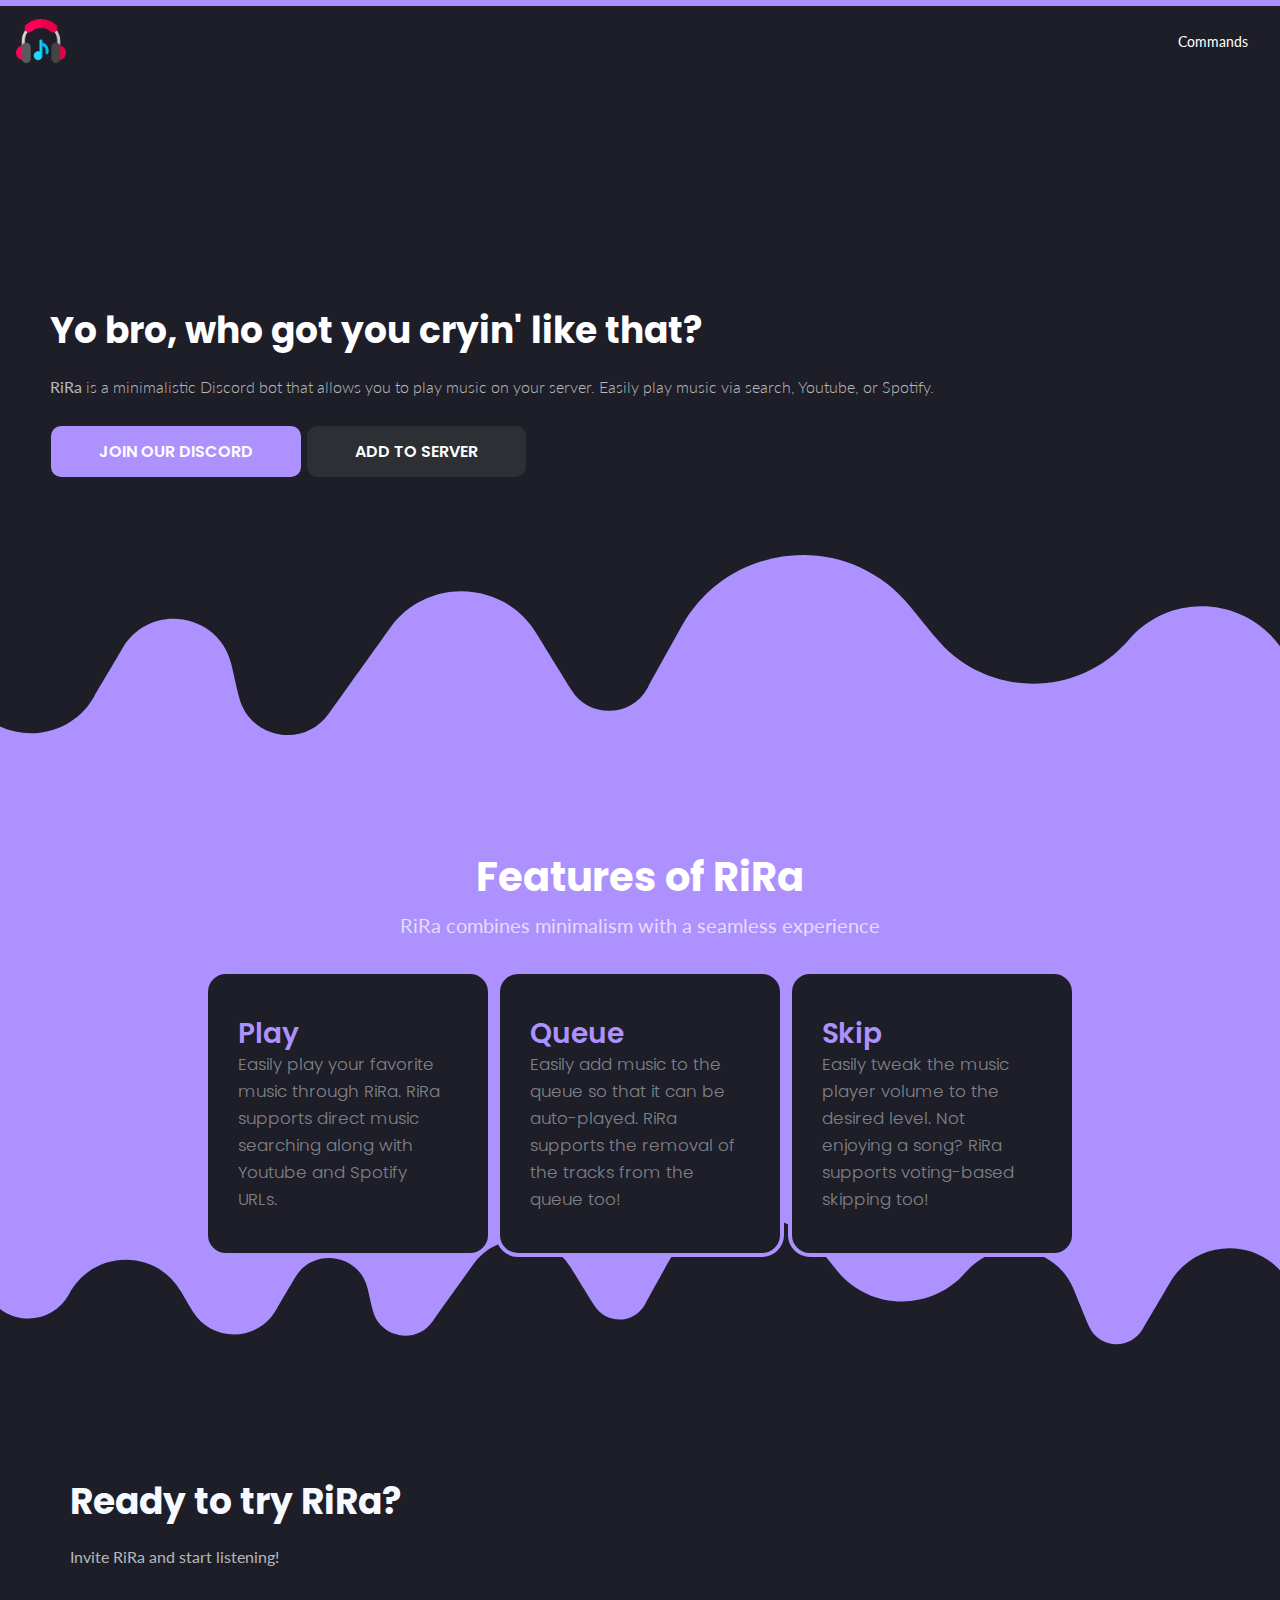
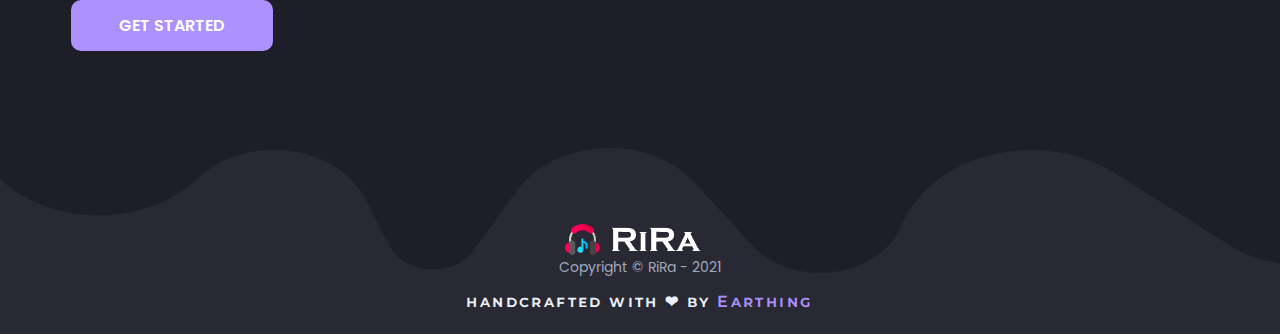
<file: index.html>
<!DOCTYPE html>
<html lang="en">
<head>
    <meta charset="UTF-8">
    <meta name="viewport" content="width=device-width, initial-scale=1, shrink-to-fit=no">
    <link rel="stylesheet" href="css/bootstrap.min.css">
    <link rel="stylesheet" href="css/main.css">
    <link rel="stylesheet" href="css/now-ui-kit.css">
    <link href="https://fonts.googleapis.com/css?family=Poppins:300,400,600,700,800,900&display=swap" rel="stylesheet">
    <link href="https://fonts.googleapis.com/css?family=Montserrat:400,600,700,800,900&display=swap" rel="stylesheet">
    <link href="https://fonts.googleapis.com/css?family=Lato:300,400,600,700,800,900&display=swap" rel="stylesheet">
    
    <title>RiRa - Minimalistic Discord Music Bot</title>
    <link href="https://i.imgur.com/n1guxrV.png" rel="icon">
    
    <meta name="description" content="RiRa is a minimalistic Discord bot that allows you to play music on your server. Easily play music via search, Youtube, or Spotify.">
    <meta name="keywords" content="discord, discord bot, discord music bot, rira bot, rira, apratim, apratim shukla, earthing, apratimshukla6, owasp vitcc, owasp discord">
    <meta name="author" content="Apratim Shukla">
</head>
<body>
<nav class="navbar navbar-expand-lg bg-transparent">
    <button class="navbar-toggler" type="button" data-toggle="collapse" data-target="#navbarSupportedContent" aria-controls="navbarSupportedContent" aria-expanded="false" aria-label="Toggle navigation">
        <img src="assets/menuIcon.svg" width="20px" height="20px" style="max-width: none !important;">
    </button>
    <img src="assets/rira-logo-big.png" width="50" height="50">
    <div class="collapse navbar-collapse" id="navbarSupportedContent" style="margin-left: 20px !important">
        <ul class="navbar-nav mr-auto">
        </ul>
        <div class="nav-item">
            <a class="nav-link" href="https://github.com/apratimshukla6/RiRa" target="_blank">Commands</a>
        </div>
    </div>
</nav>
<div class="heading">
    <h1 class="display-5 title">Yo bro, who got you cryin' like that?</h1>
    <p class="subtitle"><b>RiRa</b> is a minimalistic Discord bot that allows you to play music on your server. Easily play music via search, Youtube, or Spotify.</p>
    <a class="btn btn-primary btn-lg" href="https://discord.com/invite/aMgWPApkyS" target="_blank" role="button">Join our Discord</a>
    <a class="btn btn-secondary btn-lg" href="https://discord.com/api/oauth2/authorize?client_id=716229807586934836&permissions=0&scope=bot" target="_blank" role="button">Add to server</a>
    <br /><br /><br /><br /><br /><br />
</div>
<div class="features">
    <div class="title">Features of RiRa</div>
    <div class="subtitle">RiRa combines minimalism with a seamless experience</div>
    <div class="cards">
        <div class="card" style="width: 18rem;">
        <div class="card-body">
            <h5 class="card-title">Play</h5>
            <p class="card-text">Easily play your favorite music through RiRa. RiRa supports direct music searching along with Youtube and Spotify URLs.</p>
        </div>
    </div>
        <div class="card" style="width: 18rem;">
            <div class="card-body">
                <h5 class="card-title">Queue</h5>
                <p class="card-text">Easily add music to the queue so that it can be auto-played. RiRa supports the removal of the tracks from the queue too!</p>
            </div>
        </div>
        <div class="card" style="width: 18rem;">
            <div class="card-body">
                <h5 class="card-title">Skip</h5>
                <p class="card-text">Easily tweak the music player volume to the desired level. Not enjoying a song? RiRa supports voting-based skipping too!</p>
            </div>
        </div>
    </div>
</div>

<div class="page_end">
    <div class="start">
        <div class="card">
            <div class="card-body gs-card">
                <div class="title">Ready to try RiRa?</div>
                <div class="subtitle">Invite RiRa and start listening!</div>
                <br />
                <a class="btn btn-primary btn-lg" href="https://discord.com/api/oauth2/authorize?client_id=716229807586934836&permissions=0&scope=bot" role="button" target="_blank">Get started</a>
            </div><br />
        </div>
    </div>
    <div class="footer">
        <div class="bot-footer">
            <img src="assets/rira-footer.png" height="35" width="150"><br />
            Copyright © RiRa - 2021
        </div><br/>
        <div class="nouridio">handcrafted with &#10084; by <a href="https://apratim.me"> Earthing</a></div>
    </div>
</div>
<script src="https://code.jquery.com/jquery-3.3.1.slim.min.js" integrity="sha384-q8i/X+965DzO0rT7abK41JStQIAqVgRVzpbzo5smXKp4YfRvH+8abtTE1Pi6jizo" crossorigin="anonymous"></script>
<script src="https://cdnjs.cloudflare.com/ajax/libs/popper.js/1.14.7/umd/popper.min.js" integrity="sha384-UO2eT0CpHqdSJQ6hJty5KVphtPhzWj9WO1clHTMGa3JDZwrnQq4sF86dIHNDz0W1" crossorigin="anonymous"></script>
<script src="https://stackpath.bootstrapcdn.com/bootstrap/4.3.1/js/bootstrap.min.js" integrity="sha384-JjSmVgyd0p3pXB1rRibZUAYoIIy6OrQ6VrjIEaFf/nJGzIxFDsf4x0xIM+B07jRM" crossorigin="anonymous"></script>
<script src="js/now-ui-kit.min.js"></script>
</body>
</html>
</file>
<file: css/main.css>
body {
    font-family: 'Poppins', sans-serif !important;
    background-color: #1D1E28;
    color: #fff;
    -webkit-font-smoothing: antialiased;
    -moz-osx-font-smoothing: grayscale;
    text-rendering: optimizeLegibility;
    border-top: 6px #AD91FF solid !important;
    font-size: 16px;
}

.nav-link {
     font-size: 14px !important;
     background: transparent !important;
     font-family: Lato, sans-serif !important;
     text-transform: capitalize !important;
 }
 .nav-link:hover {
     background: transparent !important;
     color: #AD91FF !important;
     font-weight: bold !important;
 }

 .login-btn {
     border: 2px solid #AD91FF !important;
     font-size: 10px !important;
 }
 .login-btn:hover {
     background: #AD91FF !important;
 }
.navbar {
    box-shadow: none !important
}

.navbar-brand {
    font-size: 25px !important
}

.navbar-toggler-icon {
    color: #fff !important
}

.btn {
    border-radius: 10px !important;
    font-size: 16px !important;
    font-weight: 600 !important;
    text-transform: uppercase !important;
}

.btn-primary {
    background-color: #AD91FF!important
}
.btn-secondary {
    background-color: #2C2F33 !important
}
.heading {
    padding: 160px 50px !important;
    color: #fff !important;
    background-image: url("../assets/wavy-purple-by-nouridio.svg") !important;
    background-position: bottom !important;
    background-size: 300% !important;
    background-repeat: no-repeat !important;
}

.title {
    line-height: 90px !important;
    margin-bottom: -2px !important;
    font-size: 36px !important
}

.subtitle {
    color: rgba(255, 255, 255, 0.685) !important;
    font-size: 16px !important;
    font-family: 'Lato', sans-serif;
}


.features {
    text-align: center !important;
    background: #AD91FF !important;
    padding: 60px 50px !important;
    background-image: url("../assets/wavy-dark-by-nouridio.svg") !important;
    background-position: bottom !important;
    background-size: 200% !important;
    background-repeat: no-repeat !important;
}
.features .title {
    font-size: 40px !important;
    color: #ffffff !important;
    line-height: 70px !important;
}

.features .subtitle {
    font-size: 20px !important;
    color: #a2a8bd;
}

.features .card-body {
    text-align: left !important;
}

.features .card-title {
    margin: 0 0 -3px !important;
}
.cards {
    margin-top: 30px !important;
}

.card {
    border-radius: 5px !important;
    box-shadow: none !important;
}

.card-title {
    font-size: 28px !important;
    font-weight: 600 !important;
    color: #AD91FF !important;
}

.statistics {
    text-align: center !important;
    padding-top: 300px !important;
}

.statistics .card-body{
    padding: 0 !important;
    height: 280 !important;
    width: 332 !important;
    max-height: 280 !important;
    max-width: 332 !important;
}

.statistics .title {
    font-size: 40px !important;
    color: #ffffff !important;
    line-height: 70px !important;
}

.statistics .subtitle {
    font-size: 20px !important;
    color: #a2a8bd;
}

.card.statistic {
    background: transparent !important;
    box-shadow: none !important;
    color: #f7f7f7 !important;
}


.page_end {
    background-image: url("../assets/wavy-light-by-nouridio.svg") !important;
    background-position: bottom !important;
    background-size: 200% !important;
    background-repeat: no-repeat !important;
}
.start {
    padding: 60px 50px !important
}

.start .card {
    background: transparent !important;
    color: #f6f9ff !important;
}

.features .card {
    background: #1D1E28;
    border-radius: 22px !important;
    border: 4px solid #AD91FF;
}
.features .card-text {
color: rgba(255, 255, 255, 0.46) !important
}

.features .card-body {
    padding: 40px 40px 40px 30px !important;
}

.navbar-toggler-icon {
    color: #fff !important
}
.footer {
    text-align: center !important;
    padding: 5px 6px !important;
    color: #ecf2ff;
    padding: 30px 30px !important
}

.footer .nouridio {
    font-family: 'Montserrat' !important;
    font-style: normal !important;
    font-weight: 600 !important;
    font-size: 16px !important;
    line-height: 5px !important;
    letter-spacing: 0.15em !important;
    font-variant: small-caps !important;
}

.footer .nouridio a {
    color: #AD91FF !important;
    text-decoration: none !important;
}

.footer .bot-footer {
    text-align: center !important;
    color: #a2a8bd !important
}
</file>
